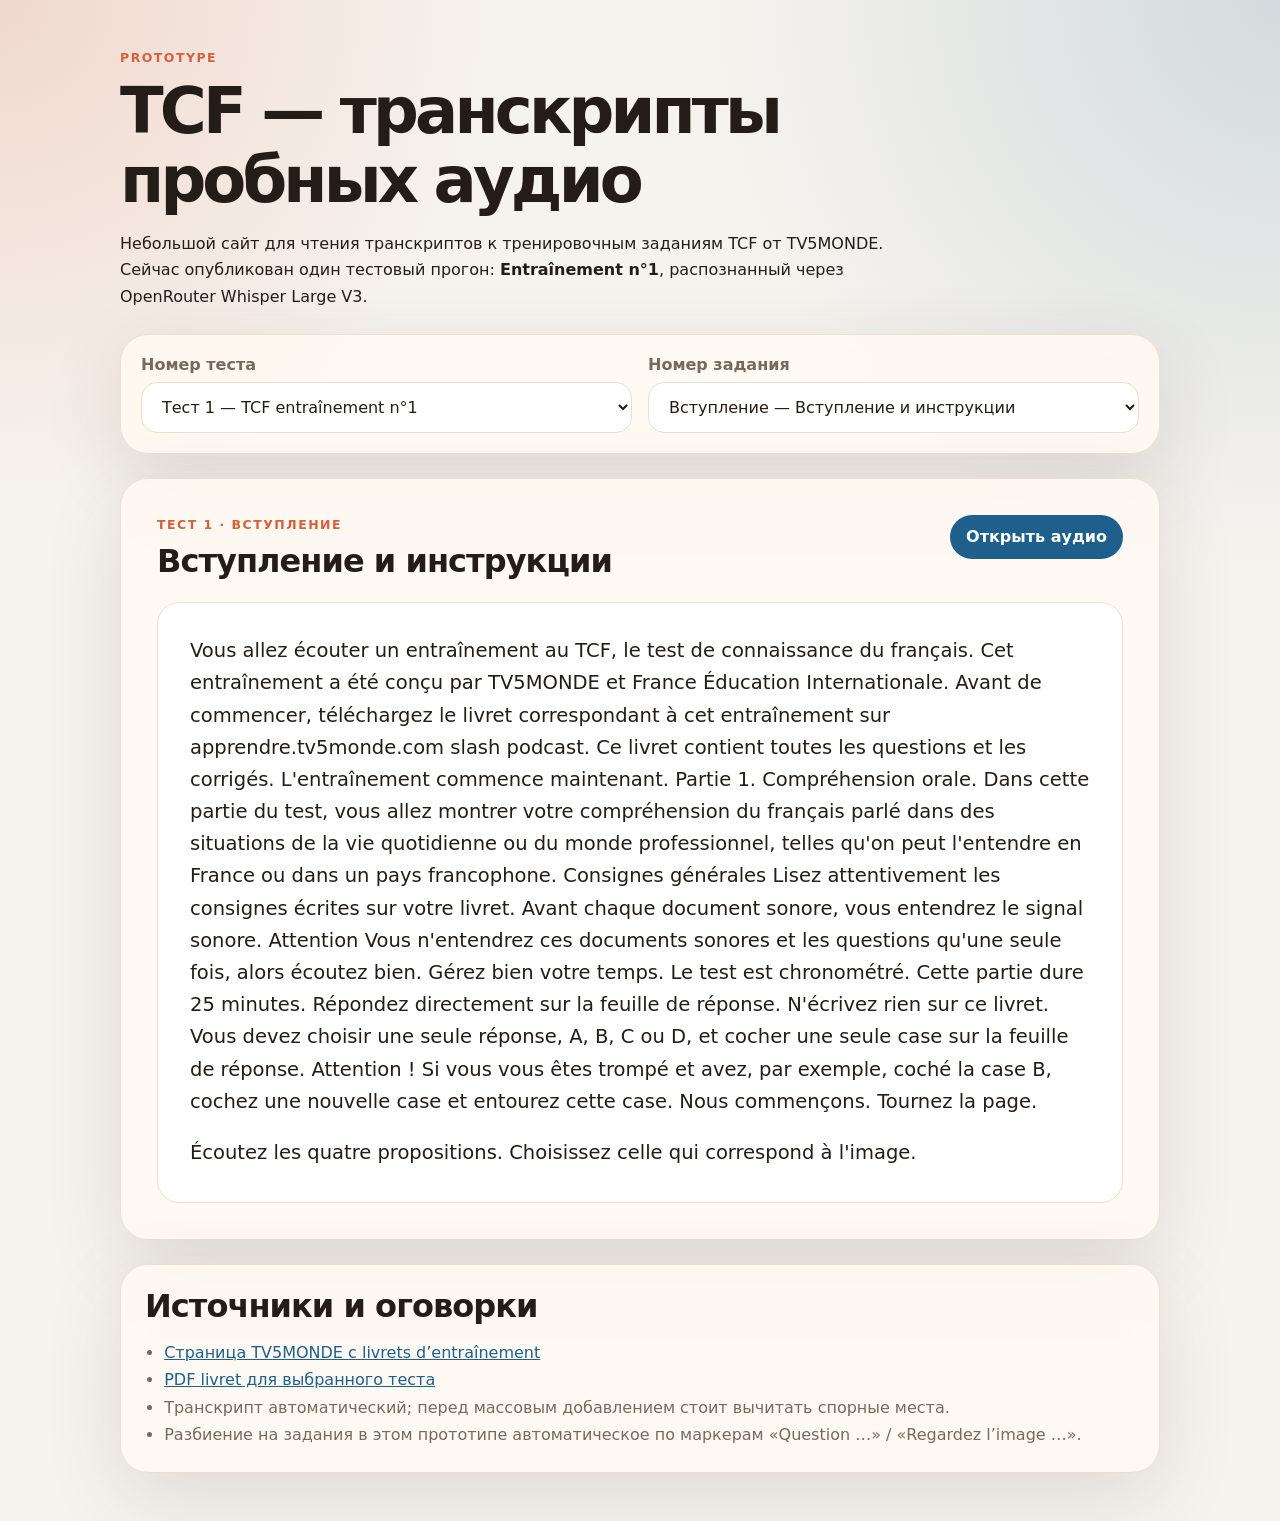
<file: site/index.html>
<!doctype html>
<html lang="ru">
  <head>
    <meta charset="utf-8" />
    <meta name="viewport" content="width=device-width, initial-scale=1" />
    <title>TCF — транскрипты аудио</title>
    <link rel="stylesheet" href="./styles.css" />
  </head>
  <body>
    <main class="shell">
      <header class="hero">
        <p class="eyebrow">Prototype</p>
        <h1>TCF — транскрипты пробных аудио</h1>
        <p>
          Небольшой сайт для чтения транскриптов к тренировочным заданиям TCF от TV5MONDE.
          Сейчас опубликован один тестовый прогон: <strong>Entraînement n°1</strong>, распознанный через
          OpenRouter Whisper Large V3.
        </p>
      </header>

      <section class="panel controls" aria-label="Выбор транскрипта">
        <label>
          <span>Номер теста</span>
          <select id="testSelect"></select>
        </label>
        <label>
          <span>Номер задания</span>
          <select id="taskSelect"></select>
        </label>
      </section>

      <section class="panel transcript-card" aria-live="polite">
        <div class="card-topline">
          <div>
            <p class="eyebrow" id="taskMeta">Загрузка…</p>
            <h2 id="taskTitle">Транскрипт</h2>
          </div>
          <a id="audioLink" class="button" href="#" target="_blank" rel="noreferrer">Открыть аудио</a>
        </div>
        <article id="transcript" class="transcript"></article>
      </section>

      <section class="panel notes">
        <h2>Источники и оговорки</h2>
        <ul>
          <li><a id="sourcePage" href="#" target="_blank" rel="noreferrer">Страница TV5MONDE с livrets d’entraînement</a></li>
          <li><a id="sourcePdf" href="#" target="_blank" rel="noreferrer">PDF livret для выбранного теста</a></li>
          <li>Транскрипт автоматический; перед массовым добавлением стоит вычитать спорные места.</li>
          <li>Разбиение на задания в этом прототипе автоматическое по маркерам «Question …» / «Regardez l’image …».</li>
        </ul>
      </section>
    </main>

    <script src="./app.js" type="module"></script>
  </body>
</html>
</file>
<file: site/styles.css>
:root {
  color-scheme: light;
  --bg: #f6f3ee;
  --panel: #fffaf3;
  --panel-strong: #ffffff;
  --text: #241d17;
  --muted: #766a5f;
  --accent: #1f5f8b;
  --accent-2: #d6603d;
  --border: #eadfd0;
  --shadow: 0 24px 80px rgba(61, 43, 26, 0.12);
}

* { box-sizing: border-box; }

body {
  margin: 0;
  min-height: 100vh;
  font-family: Inter, ui-sans-serif, system-ui, -apple-system, BlinkMacSystemFont, "Segoe UI", sans-serif;
  color: var(--text);
  background:
    radial-gradient(circle at top left, rgba(214, 96, 61, 0.18), transparent 32rem),
    radial-gradient(circle at top right, rgba(31, 95, 139, 0.16), transparent 36rem),
    var(--bg);
}

.shell {
  width: min(1040px, calc(100% - 32px));
  margin: 0 auto;
  padding: 48px 0;
}

.hero {
  margin-bottom: 24px;
  max-width: 820px;
}

.eyebrow {
  margin: 0 0 8px;
  color: var(--accent-2);
  font-size: 0.78rem;
  font-weight: 800;
  letter-spacing: 0.12em;
  text-transform: uppercase;
}

h1, h2 { margin: 0; line-height: 1.08; }

h1 {
  font-size: clamp(2.1rem, 5vw, 4.9rem);
  letter-spacing: -0.06em;
}

h2 {
  font-size: clamp(1.35rem, 3vw, 2rem);
  letter-spacing: -0.03em;
}

p { line-height: 1.65; }

a { color: var(--accent); }

.panel {
  background: rgba(255, 250, 243, 0.86);
  border: 1px solid var(--border);
  border-radius: 28px;
  box-shadow: var(--shadow);
  backdrop-filter: blur(16px);
}

.controls {
  display: grid;
  grid-template-columns: repeat(2, minmax(0, 1fr));
  gap: 16px;
  margin: 24px 0;
  padding: 20px;
}

label span {
  display: block;
  margin: 0 0 8px;
  color: var(--muted);
  font-weight: 700;
}

select {
  width: 100%;
  border: 1px solid var(--border);
  border-radius: 16px;
  padding: 14px 16px;
  background: var(--panel-strong);
  color: var(--text);
  font: inherit;
}

.transcript-card { padding: clamp(20px, 4vw, 36px); }

.card-topline {
  display: flex;
  align-items: flex-start;
  justify-content: space-between;
  gap: 20px;
  margin-bottom: 24px;
}

.button {
  flex: 0 0 auto;
  display: inline-flex;
  align-items: center;
  justify-content: center;
  min-height: 44px;
  padding: 0 16px;
  border-radius: 999px;
  background: var(--accent);
  color: #fff;
  font-weight: 800;
  text-decoration: none;
}

.transcript {
  padding: clamp(18px, 4vw, 32px);
  border-radius: 22px;
  background: var(--panel-strong);
  border: 1px solid var(--border);
  font-size: clamp(1.05rem, 2vw, 1.22rem);
  line-height: 1.85;
  white-space: pre-wrap;
}

.transcript p { margin: 0 0 1em; }
.transcript p:last-child { margin-bottom: 0; }

.notes {
  margin-top: 24px;
  padding: 24px;
}

.notes ul {
  margin: 16px 0 0;
  padding-left: 1.2rem;
  color: var(--muted);
  line-height: 1.7;
}

@media (max-width: 720px) {
  .shell { width: min(100% - 20px, 1040px); padding: 28px 0; }
  .controls { grid-template-columns: 1fr; }
  .card-topline { flex-direction: column; }
  .button { width: 100%; }
}
</file>
